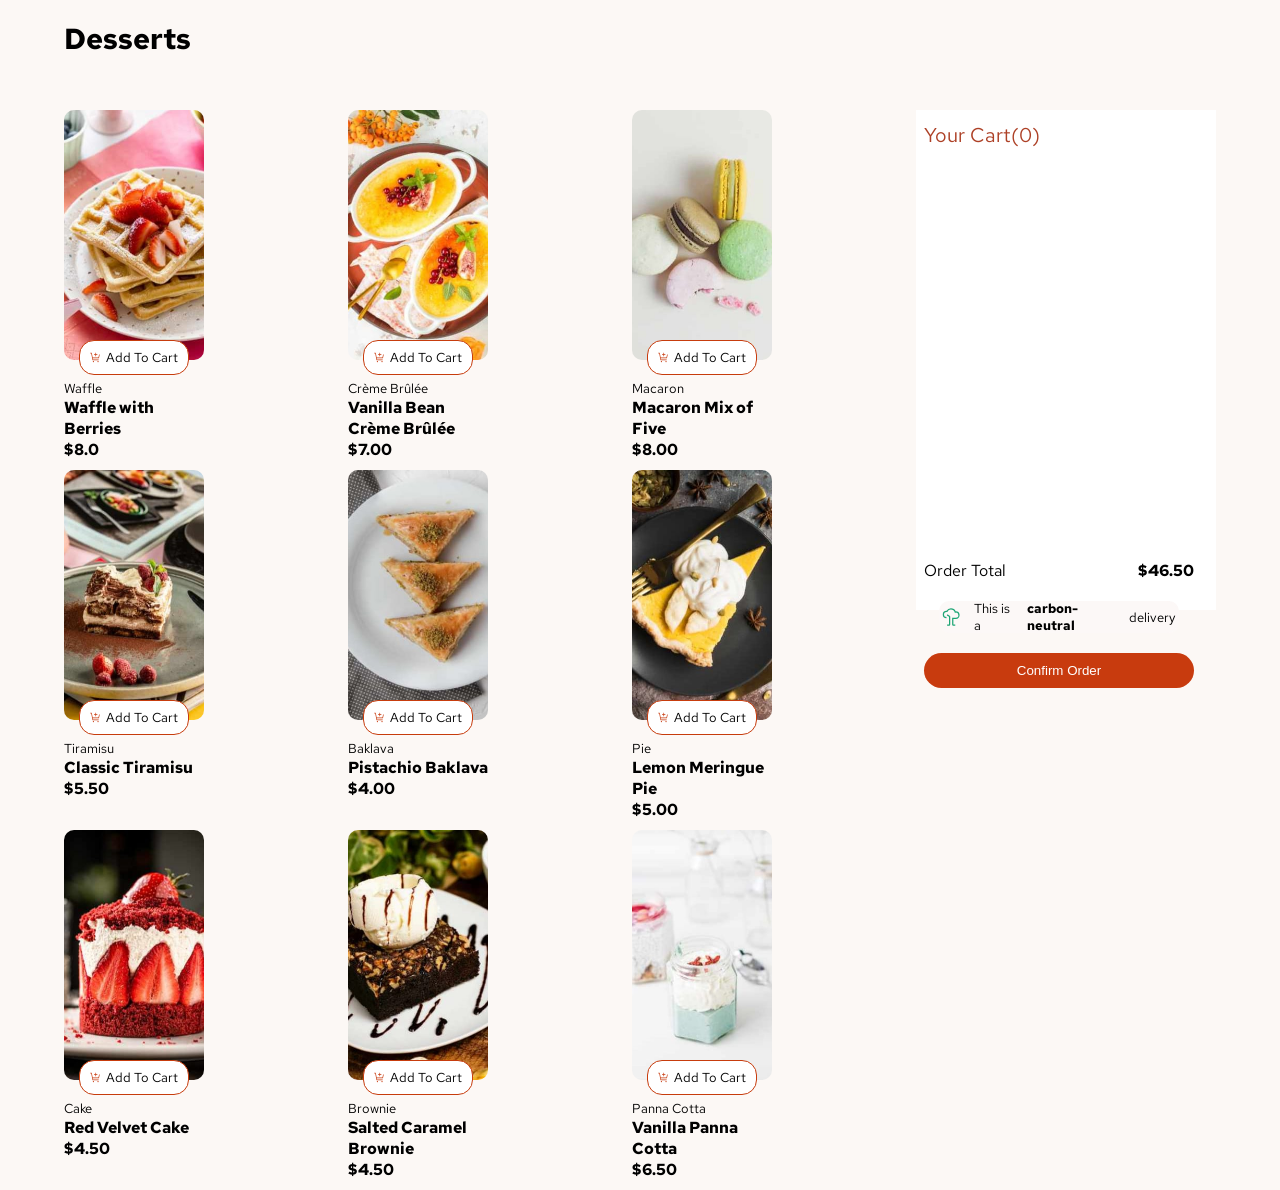
<file: index.html>
<!DOCTYPE html>
<html lang="en">

<head>
  <meta charset="UTF-8">
  <meta name="viewport" content="width=device-width, initial-scale=1.0">
  <!-- displays site properly based on user's device -->

  <link rel="icon" type="image/png" sizes="32x32" href="./assets/images/favicon-32x32.png">

  <title>Frontend Mentor | Product list with cart</title>

  <link rel="stylesheet" href="./style.css">
  <script defer src="./script.js"></script>
</head>

<body>

  <div class="title">Desserts</div>

  <div class="main-container">

    <div class="products">
      <div class="product-container">
        <div class="product">
          <img class="product-img" src="assets/images/image-waffle-desktop.jpg" alt="">
          <div class="add-to-cart-btn-container-wrapper">
            <div class="add-to-cart-btn-container">
              <img src="assets/images/icon-add-to-cart.svg" alt="">
              <span class="add-to-cart">Add To Cart</span>
            </div>
          </div>
        </div>

        <div class="description-container">
          <span class="category">Waffle</span>
          <span class="name">Waffle with Berries</span>
          <span class="price">$8.0</span>
        </div>
      </div>



      <div class="product-container">
        <div class="product">
          <img class="product-img" src="assets/images/image-creme-brulee-desktop.jpg" alt="">
          <div class="add-to-cart-btn-container-wrapper">
            <div class="add-to-cart-btn-container">
              <img src="assets/images/icon-add-to-cart.svg" alt="">
              <span class="add-to-cart">Add To Cart</span>
            </div>
          </div>
        </div>

        <div class="description-container">
          <span class="category">Crème Brûlée</span>
          <span class="name">Vanilla Bean Crème Brûlée</span>
          <span class="price">$7.00</span>
        </div>
      </div>


      <div class="product-container">
        <div class="product">
          <img class="product-img" src="assets/images/image-macaron-desktop.jpg" alt="">
          <div class="add-to-cart-btn-container-wrapper">
            <div class="add-to-cart-btn-container">
              <img src="assets/images/icon-add-to-cart.svg" alt="">
              <span class="add-to-cart">Add To Cart</span>
            </div>
          </div>
        </div>

        <div class="description-container">
          <span class="category">Macaron</span>
          <span class="name">Macaron Mix of Five</span>
          <span class="price">$8.00</span>
        </div>
      </div>



      <div class="product-container">
        <div class="product">
          <img class="product-img" src="assets/images/image-tiramisu-desktop.jpg" alt="">
          <div class="add-to-cart-btn-container-wrapper">
            <div class="add-to-cart-btn-container">
              <img src="assets/images/icon-add-to-cart.svg" alt="">
              <span class="add-to-cart">Add To Cart</span>
            </div>
          </div>
        </div>

        <div class="description-container">
          <span class="category">Tiramisu</span>
          <span class="name">Classic Tiramisu</span>
          <span class="price">$5.50</span>
        </div>
      </div>


      <div class="product-container">
        <div class="product">
          <img class="product-img" src="assets/images/image-baklava-desktop.jpg" alt="">
          <div class="add-to-cart-btn-container-wrapper">
            <div class="add-to-cart-btn-container">
              <img src="assets/images/icon-add-to-cart.svg" alt="">
              <span class="add-to-cart">Add To Cart</span>
            </div>
          </div>
        </div>

        <div class="description-container">
          <span class="category">Baklava</span>
          <span class="name">Pistachio Baklava</span>
          <span class="price">$4.00</span>
        </div>
      </div>


      <div class="product-container">
        <div class="product">
          <img class="product-img" src="assets/images/image-meringue-desktop.jpg" alt="">
          <div class="add-to-cart-btn-container-wrapper">
            <div class="add-to-cart-btn-container">
              <img src="assets/images/icon-add-to-cart.svg" alt="">
              <span class="add-to-cart">Add To Cart</span>
            </div>
          </div>
        </div>

        <div class="description-container">
          <span class="category">Pie</span>
          <span class="name">Lemon Meringue Pie</span>
          <span class="price">$5.00</span>
        </div>
      </div>



      <div class="product-container">
        <div class="product">
          <img class="product-img" src="assets/images/image-cake-desktop.jpg" alt="">
          <div class="add-to-cart-btn-container-wrapper">
            <div class="add-to-cart-btn-container">
              <img src="assets/images/icon-add-to-cart.svg" alt="">
              <span class="add-to-cart">Add To Cart</span>
            </div>
          </div>
        </div>

        <div class="description-container">
          <span class="category">Cake</span>
          <span class="name">Red Velvet Cake</span>
          <span class="price">$4.50</span>
        </div>
      </div>


      <div class="product-container">
        <div class="product">
          <img class="product-img" src="assets/images/image-brownie-desktop.jpg" alt="">
          <div class="add-to-cart-btn-container-wrapper">
            <div class="add-to-cart-btn-container">
              <img src="assets/images/icon-add-to-cart.svg" alt="">
              <span class="add-to-cart">Add To Cart</span>
            </div>
          </div>
        </div>

        <div class="description-container">
          <span class="category">Brownie</span>
          <span class="name">Salted Caramel Brownie</span>
          <span class="price">$4.50</span>
        </div>
      </div>


      <div class="product-container">
        <div class="product">
          <img class="product-img" src="assets/images/image-panna-cotta-desktop.jpg" alt="">
          <div class="add-to-cart-btn-container-wrapper">
            <div class="add-to-cart-btn-container">
              <img src="assets/images/icon-add-to-cart.svg" alt="">
              <span class="add-to-cart">Add To Cart</span>
            </div>
          </div>
        </div>
        <div class="description-container">
          <span class="category">Panna Cotta</span>
          <span class="name">Vanilla Panna Cotta</span>
          <span class="price">$6.50</span>
        </div>
      </div>

    </div>
    <div class="cart-wrapper">
      <div class="cart">
        <div class="cart-header">
          <span>Your Cart </span>
          <span>(</span>
          <span class="count">0</span>
          <span>)</span>
        </div>

        <!-- cart item go here -->
         <div class="cart-items"></div>
        <!-- floats -->
        <div class="order-details">
          <div>
            <span>Order Total</span>
            <span class="order-details-amount text-bold">$46.50</span>
          </div>
          <div class="carbon-details">
            <img src="assets/images/icon-carbon-neutral.svg" alt="">
            <div>
              <span>This is a </span>
              <span class="text-bold">carbon-neutral</span>
              <span>delivery</span>
            </div>
          </div>
          <button class="confirm-order-btn">Confirm Order</button>
        </div>
      </div>
    </div>
  </div>


</body>

</html>
</file>
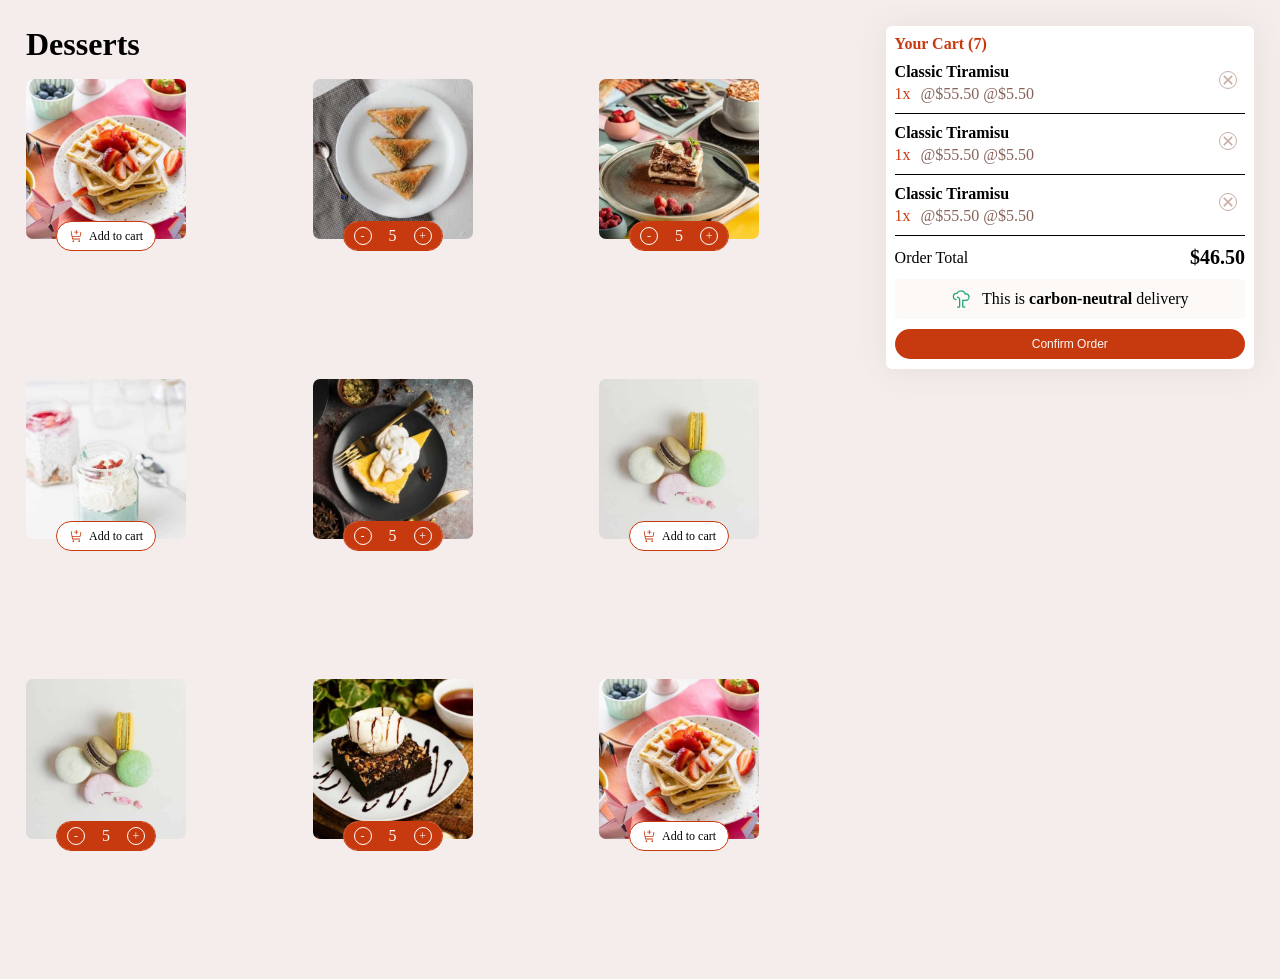
<file: src/index.html>
<!DOCTYPE html>
<html lang="en">
  <head>
    <meta charset="UTF-8" />
    <meta name="viewport" content="width=device-width, initial-scale=1.0" />
    <title>Product List with Cart</title>
    <link rel="stylesheet" href="./style.css" />
  </head>
  <body class="">
    <!-- left side:lg -->

    <div class="body-left">
      <h1>Desserts</h1>
      <div class="items-grid">
        <!-- item 1 -->

        <div class="item">
          <img src="./assets//images/image-waffle-desktop.jpg" alt="" />
          <div class="add-item-cart">
            <div class="center-items">
              <img src="./assets/images/icon-add-to-cart.svg" alt="" />
              <p>Add to cart</p>
            </div>
          </div>
        </div>
        <!-- item 2 -->

        <div class="item">
          <img src="./assets\images\image-baklava-tablet.jpg" alt="" />
          <div class="add-item-cart">
            <!-- <div class="center-items ">
          <img src="./assets/images/icon-add-to-cart.svg" alt="">
          <p>Add to cart</p>
        </div> -->
            <div class="center-items-added">
              <div>-</div>
              <p id="cart-number">5</p>
              <div>+</div>
            </div>
          </div>
        </div>

        <!-- item 3 -->

        <div class="item">
          <img src="./assets\images\image-tiramisu-tablet.jpg" alt="" />
          <div class="add-item-cart">
            <!-- <div class="center-items ">
          <img src="./assets/images/icon-add-to-cart.svg" alt="">
          <p>Add to cart</p>
        </div> -->
            <div class="center-items-added">
              <div>-</div>
              <p id="cart-number">5</p>
              <div>+</div>
            </div>
          </div>
        </div>

        <!-- item 4 -->

        <div class="item">
          <img src="./assets\images\image-panna-cotta-mobile.jpg" alt="" />
          <div class="add-item-cart">
            <div class="center-items">
              <img src="./assets/images/icon-add-to-cart.svg" alt="" />
              <p>Add to cart</p>
            </div>
          </div>
        </div>

        <!-- item 5 -->

        <div class="item">
          <img src="./assets\images\image-meringue-tablet.jpg" alt="" />
          <div class="add-item-cart">
            <!-- <div class="center-items ">
          <img src="./assets/images/icon-add-to-cart.svg" alt="">
          <p>Add to cart</p>
        </div> -->
            <div class="center-items-added">
              <div>-</div>
              <p id="cart-number">5</p>
              <div>+</div>
            </div>
          </div>
        </div>

        <!-- item 6 -->

        <div class="item">
          <img src="./assets\images\image-macaron-tablet.jpg" alt="" />
          <div class="add-item-cart">
            <div class="center-items">
              <img src="./assets/images/icon-add-to-cart.svg" alt="" />
              <p>Add to cart</p>
            </div>
          </div>
        </div>

        <!-- item 7 -->

        <div class="item">
          <img src="./assets\images\image-macaron-tablet.jpg" alt="" />
          <div class="add-item-cart">
            <!-- <div class="center-items ">
            <img src="./assets/images/icon-add-to-cart.svg" alt="">
            <p>Add to cart</p>
          </div> -->
            <div class="center-items-added">
              <div>-</div>
              <p id="cart-number">5</p>
              <div>+</div>
            </div>
          </div>
        </div>

        <!-- item 8 -->

        <div class="item">
          <img src="./assets\images\image-brownie-desktop.jpg" alt="" />
          <div class="add-item-cart">
            <!-- <div class="center-items ">
          <img src="./assets/images/icon-add-to-cart.svg" alt="">
          <p>Add to cart</p>
        </div> -->
            <div class="center-items-added">
              <div>-</div>
              <p id="cart-number">5</p>
              <div>+</div>
            </div>
          </div>
        </div>

        <!-- item 9 -->

        <div class="item">
          <img src="./assets//images/image-waffle-desktop.jpg" alt="" />
          <div class="add-item-cart">
            <div class="center-items">
              <img src="./assets/images/icon-add-to-cart.svg" alt="" />
              <p>Add to cart</p>
            </div>
          </div>
        </div>
      </div>
    </div>

    <!-- right side:lg -->
    <div class="body-right">
      <div class="cart">
        <p class="cart-title">Your Cart (7)</p>
        <!-- item 1 -->
        <div class="cart-product">
          <p class="product-name">Classic Tiramisu</p>
          <div class="details">
            <span class="quantity">1x</span>
            <span class="price">@$55.50 @$5.50</span>
          </div>
          <div class="remove-icon">
            <img src="./assets/images/icon-remove-item.svg" alt="" />
          </div>
        </div>

        <!-- item 2 -->
        <div class="cart-product">
          <p class="product-name">Classic Tiramisu</p>
          <div class="details">
            <span class="quantity">1x</span>
            <span class="price">@$55.50 @$5.50</span>
          </div>
          <div class="remove-icon">
            <img src="./assets/images/icon-remove-item.svg" alt="" />
          </div>
        </div>

        <!-- item 3 -->
        <div class="cart-product">
          <p class="product-name">Classic Tiramisu</p>
          <div class="details">
            <span class="quantity">1x</span>
            <span class="price">@$55.50 @$5.50</span>
          </div>
          <div class="remove-icon">
            <img src="./assets/images/icon-remove-item.svg" alt="" />
          </div>
        </div>
        <!-- amount details -->
        <div class="total-amount">
          <span>Order Total</span>
          <span class="amount">$46.50</span>
        </div>

        <!-- carbon neutral -->
        <div class="carbon-info">
          <img src="./assets/images/icon-carbon-neutral.svg" alt="" />
          <span>
            This is
            <span class="carbon-text">carbon-neutral</span> delivery</span
          >
        </div>
        <!-- order button -->
        <button class="order-button">Confirm Order</button>
      </div>
    </div>
    <!-- <div class="attribution">
      Challenge by <a href="https://www.frontendmentor.io?ref=challenge">Frontend Mentor</a>. 
      Coded by <a href="#">Your Name Here</a>.
    </div> -->
  </body>
</html>
</file>
<file: style.css>
* {
    margin: 0;
    padding: 0;
    box-sizing: border-box;
}

body {
    font-family: RedHatText-VariableFont;
    width: 100vw;
    min-height: 100vh;
    display: flex;
    flex-direction: column;
    background-color: #fcf8f5;

    >.title {
        width: 90vw;
        margin-inline: auto;
        margin-top: 20px;
        ;
        height: 40px;
        font-size: 1.8rem;
        font-weight: bold;
    }
}

@font-face {
    font-family: RedHatText-VariableFont;
    src: url("assets/fonts/RedHatText-VariableFont_wght.ttf");
}

.main-container {
    /* background: red; */
    width: 90vw;
    margin-inline: auto;
    margin-top: 50px;
    display: flex;
    overflow-x: hidden;
    position: relative;



    .products {
        width: 75%;
        height: 100%;
        display: grid;
        grid-template-columns: repeat(3, 1fr);


        .product-container {
            width: 140px;
            height: 340px;
            /* background-color: green; */
            position: relative;
            margin-bottom: 20px;

            .product {
                height: 250px;
                width: 100%;

                .product-img {
                    border-radius: 10px;
                    height: 250px;
                    width: 100%;
                    object-fit: cover;
                    object-position: center;
                }

                .add-to-cart-btn-container-wrapper {
                    position: absolute;
                    bottom: 75px;
                    display: flex;
                    justify-content: center;
                    align-items: center;
                    width: 110px;
                    font-size: 0.8rem;
                    left: 15px;

                    .add-to-cart-btn-container {
                        background-color: white;
                        padding: 5px;
                        border-radius: 15px;
                        border: 1px solid #c73c0d;
                        display: flex;
                        justify-content: center;
                        align-items: center;
                        width: 130px;
                        height: 35px;
                        gap: 5px;


                        img {
                            width: 0.7rem;
                            height: 0.7rem;
                            object-fit: cover;
                        }
                    }

                }
            }

            .description-container {
                display: flex;
                flex-direction: column;
                height: 70px;
                /* background-color: blue; */
                margin-top: 20px;

                span:nth-child(1) {
                    font-size: 0.8rem;
                }

                span:nth-child(2) {
                    font-size: 1rem;
                    font-weight: bold;

                }

                span:nth-child(3) {
                    font-size: 1rem;
                    font-weight: bold;

                }
            }
        }

    }


    .cart-wrapper {
        background-color: green;
        position: relative;
        min-height: 300px;
        max-height: 500px;
        width: 350px;
        max-width: 300px;
        background: #ffffff;
        display: flex;
        flex-direction: column;
        gap: 15px;

        .cart {

            max-height: 3000px;
            width: 400px;
            max-width: 300px;
            overflow-y: scroll;
            padding: 8px;
            margin-top: 40px;

            .cart-header {
                position: absolute;
                top: 0;
                background-color: white;
                color: #ad4026;
                height: 50px;
                width: 100%;
                display: flex;
                align-items: center;
                font-size: 20px;
                /* background-color: black; */
            }

            .cart-contents {
                display: flex;
                flex-direction: column;
                gap: 5px;
                margin-block: 10px;


                .cart-item-price {
                    display: flex;
                    justify-content: space-between;

                    .cart-item-price-left {

                        .items-selected-container {
                            display: flex;
                            gap: 10px;

                            >span {
                                display: flex;
                                gap: 0;
                            }
                        }

                    }
                }
            }

            .order-details {
                display: flex;
                flex-direction: column;
                gap: 20px;
                align-items: center;
                position: absolute;
                bottom: 0px;
                background-color: white;
                width: 270px;
                padding-block: 20px;
                height: 70px;

                /* total amount details */
                div:nth-child(1) {
                    display: flex;
                    justify-content: space-between;
                    width: 100%;
                }

                /* carbon-details */
                div:nth-child(2) {
                    background-color: #fcf8f7;
                    display: flex;
                    justify-content: center;
                    align-items: center;
                    column-gap: 10px;
                    border-radius: 10px;
                    width: 240px;
                    height: 2rem;
                    padding-inline: 2px;

                    div {
                        display: flex;
                        column-gap: 10px;
                        font-size: 0.8rem;
                    }
                }

                .confirm-order-btn {
                    border: none;
                    background: #c83b0e;
                    width: 100%;
                    padding: 10px;
                    border-radius: 20px;
                    color: white;
                    transition: all 200ms ease-in-out;

                    &:hover {
                        background-color: rgba(200, 59, 14, 0.5);
                        color: black;
                    }
                }



            }
        }
    }
}



.text-bold {
    font-weight: bold;
}

hr {
    background: rgba(128, 128, 128, 0.8);
}
</file>
<file: src/style.css>
.attribution {
  font-size: 11px;
  text-align: center;
}
.attribution a {
  color: hsl(228, 45%, 44%);
}
:root {
  --color-red: hsl(14, 86%, 42%);
  --color-green: hsl(159, 69%, 38%);
  --color-rose-50: hsl(20, 50%, 98%);
  --color-rose-100: hsl(13, 31%, 94%);
  --color-rose-300: hsl(14, 25%, 72%);
  --color-rose-500: hsl(12, 20%, 44%);
  --color-rose-900: hsl(14, 65%, 9%);
}

* {
  margin: 0;
  padding: 0;
  box-sizing: border-box;
}

body {
  overflow-x: hidden;
  overflow-y: auto;
  width: 100vw;
  /* min-height: 100vh; */
  background-color: var(--color-rose-100);
  padding: 26px 26px 0 26px;
  display: flex;
  position: relative;
}

.body-left {
  width: 70%;
  height: 100vh;
}

.body-left h1 {
  margin-bottom: 16px;
}
/* mobile  - 375px */
/* Desktop: 1440px  */

.body-left .items-grid {
  min-height: 100vh;
  width: 100%;
  position: relative;
  display: grid;
  grid-template-columns: 0.8fr 0.8fr 0.8fr;
}
.body-left .items-grid .item {
  height: 160px;
  min-height: 160px;
  aspect-ratio: 1;
  /* background-color: gray; */
  border-radius: 7px;
  position: relative;
  display: flex;
  justify-content: center;
}

.body-left .items-grid .item:hover {
  border: 2px solid var(--color-red);
}

.body-left .items-grid .item img {
  width: 100%;
  height: 100%;
  object-fit: cover;
  object-position: center center;
  border-radius: 7px;
}

.body-left .items-grid .item .add-item-cart {
  width: 100px;
  height: 30px;
  background-color: white;
  position: absolute;
  bottom: -12px;
  border-radius: 20px;
  border: 1px solid var(--color-red);
  display: grid;
  place-items: center;
}

.body-left .items-grid .item .add-item-cart .center-items {
  display: flex;
  font-size: 12px;
  column-gap: 6px;
}
.body-left .items-grid .item .add-item-cart .center-items img {
  width: 14px;
  aspect-ratio: 1;
}
.body-left .items-grid .item .add-item-cart .center-items-added {
  width: 100%;
  height: 100%;
  border-radius: 20px;
  display: flex;
  column-gap: 17px;
  background-color: var(--color-red);
  padding: 3px;
  display: flex;
  justify-content: center;
  align-items: center;
  color: var(--color-rose-50);
}
.body-left .items-grid .item .add-item-cart .center-items-added div {
  border: 1px solid white;
  width: 18px;
  font-size: 12px;
  aspect-ratio: 1;
  display: grid;
  place-items: center;
  border-radius: 100%;
}

.hidden {
  /* max-width: 0; */
  display: none;
}

.body-right {
  /* width: 20%; */
  width: 30%;
  height: max-content;
  background-color: white;
  padding: 9px;
  padding-bottom: 10px;
  border-radius: 6px;
  box-shadow: 1px 1px 30px hsl(12, 20%, 44%, 0.1);
}

.body-right .cart-product {
  font-size: 16px;
  padding-bottom: 10px;
  border-bottom: 1px solid black;
  position: relative;
  margin-bottom: 10px;
}

.body-right .cart .cart-title {
  margin-bottom: 10px;
  color: var(--color-red);
  font-weight: bolder;
}
.body-right .cart .cart-product .product-name {
  margin-bottom: 4px;
  font-weight: 600;
}
.body-right .cart .cart-product .details {
  display: flex;
  column-gap: 10px;
}

.body-right .cart .cart-product .details .quantity {
  color: var(--color-red);
}

.body-right .cart .cart-product .details .price {
  color: var(--color-rose-500);
}
.body-right .cart .cart-product .remove-icon {
  position: absolute;
  right: 8px;
  bottom: 20px;
}

.body-right .cart .cart-product .remove-icon img {
  border: 1px solid var(--color-rose-300);
  width: 18px;
  padding: 2px;
  aspect-ratio: 1;
  border-radius: 100%;
}

.body-right .cart .total-amount {
  display: flex;
  justify-content: space-between;
  align-items: center;
  margin-bottom: 10px;
}

.body-right .cart .total-amount .amount {
  font-weight: bolder;
  font-size: 20px;
}

.body-right .cart .carbon-info {
  background-color: var(--color-rose-50);
  height: 40px;
  display: flex;
  justify-content: center;
  align-items: center;
  border-radius: 3px;
  column-gap: 10px;
  margin-bottom: 10px;
}
.body-right .cart .carbon-info .carbon-text {
  font-weight: bold;
}

.body-right .cart .order-button {
  width: 100%;
  height: 30px;
  border-radius: 20px;
  border: none;
  font-size: 12px;
  color: var(--color-rose-50);
  background-color: var(--color-red);
}

@media (max-width: 788px) {
  .body-left {
    width: 60%;
  }
  .body-right {
    width: 40%;
  }
  .body-left .items-grid {
    grid-template-columns: 0.8fr 0.8fr;
    row-gap: 35px;
  }
}

@media (max-width: 588px) {
  .body-left,
  .body-right {
    width: 50%;
  }
  .body-left .items-grid {
    grid-template-columns: 0.8fr;
    row-gap: 35px;
    place-content: center;
  }
}

@media (max-width: 400px) {
  body {
    flex-direction: column;
  }
  .body-left {
    width: 100%;
  }
  .body-right {
    /* display: none; */

    position: fixed;
    bottom: 0;
    left: 0;
    background-color: white;
    z-index: 20;
    width: 100%;
    border-top-left-radius: 25px;
    border-top-right-radius: 25px;
    padding-top: 20px;
  }
  .body-left .items-grid {
    display: flex;
    flex-direction: column;
    place-content: center;
    justify-content: center;
    /* align-items: center; */
  }
}
</file>
